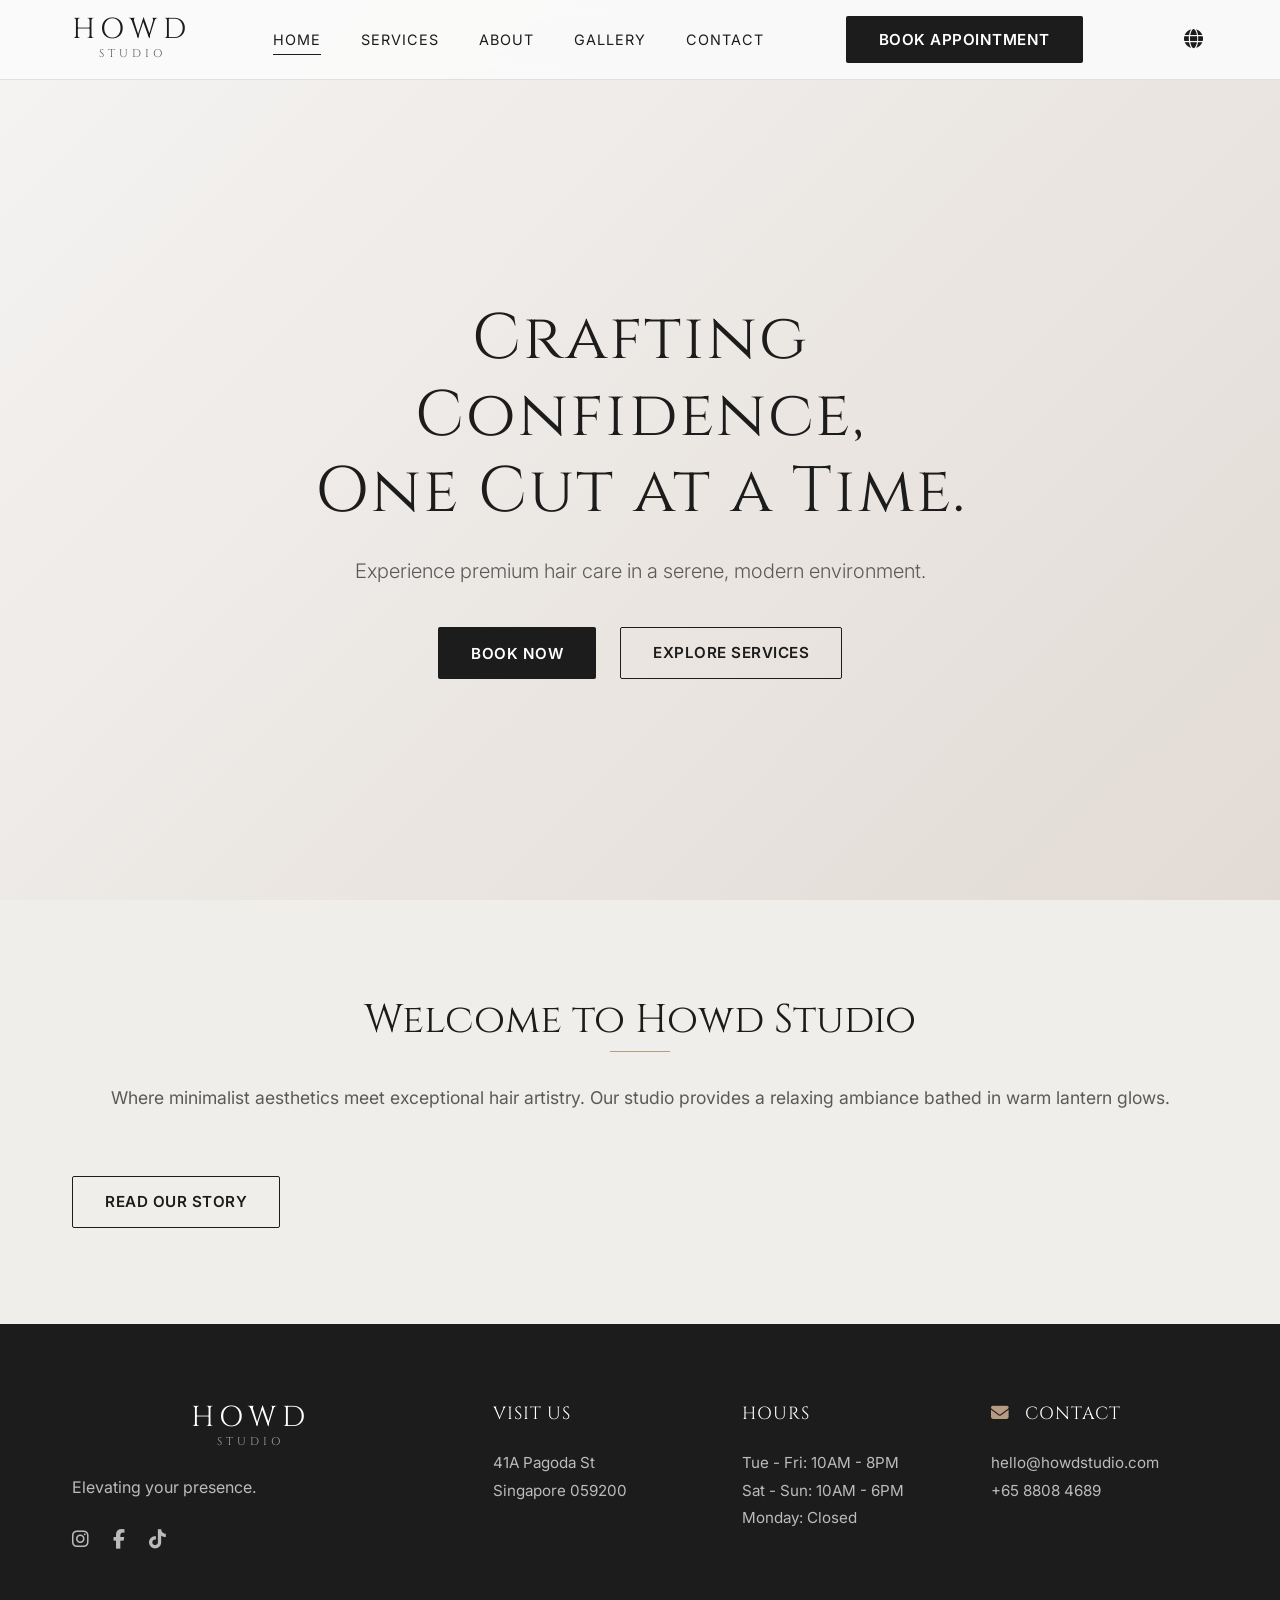
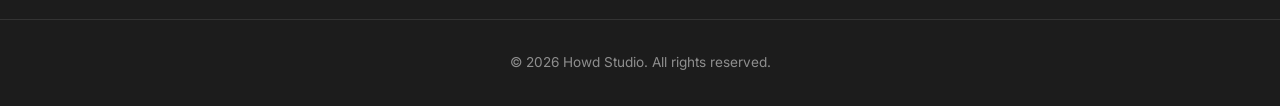
<file: index.html>
<!DOCTYPE html>
<html lang="en">
<head>
    <meta charset="UTF-8">
    <meta name="viewport" content="width=device-width, initial-scale=1.0">
    <meta name="description" content="Howd Studio - A premium, elegant hair salon. Book your appointment today.">
    <title>Howd Studio | Hair Salon</title>
    <!-- Google Fonts -->
    <link rel="preconnect" href="https://fonts.googleapis.com">
    <link rel="preconnect" href="https://fonts.gstatic.com" crossorigin>
    <link href="https://fonts.googleapis.com/css2?family=Cinzel:wght@400;600&family=Inter:wght@300;400;600&display=swap" rel="stylesheet">
    <!-- Font Awesome for icons -->
    <link rel="stylesheet" href="https://cdnjs.cloudflare.com/ajax/libs/font-awesome/6.4.0/css/all.min.css">
    <!-- Custom CSS -->
    <link rel="stylesheet" href="css/style.css">
    <style>
        .nav-links a[href="index.html"]::after {
            width: 100%;
        }
    </style>
</head>
<body>
    <header class="navbar">
        <div class="container nav-content">
            <a href="index.html" class="logo">
                <span class="logo-howd">HOWD</span>
                <span class="logo-studio">STUDIO</span>
            </a>
            <nav class="nav-links">
                <a href="index.html" data-i18n="nav.home">Home</a>
                <a href="services.html" data-i18n="nav.services">Services</a>
                <a href="about.html" data-i18n="nav.about">About</a>
                <a href="gallery.html" data-i18n="nav.gallery">Gallery</a>
                <a href="contact.html" data-i18n="nav.contact">Contact</a>
            </nav>
            <button class="btn btn-primary book-btn-nav" onclick="openBookingModal()" data-i18n="nav.book">Book Appointment</button>
            <div class="lang-dropdown" style="position: relative; margin-left: 15px;">
                <div id="langToggleBtn" style="cursor: pointer; font-size: 1.2rem; padding: 0.3rem;">
                    <i class="fas fa-globe"></i>
                </div>
                <div id="langMenu" style="display: none; position: absolute; right: 0; top: 100%; background: #ffffff; box-shadow: 0 4px 12px rgba(0,0,0,0.1); border-radius: 4px; padding: 0.5rem; z-index: 100; min-width: 100px; text-align: center;">
                    <div onclick="setLanguage('en')" style="padding: 0.5rem; cursor: pointer; border-bottom: 1px solid #eee; font-weight: 400; font-size: 0.95rem; color: #333;">English</div>
                    <div onclick="setLanguage('zh')" style="padding: 0.5rem; cursor: pointer; font-weight: 400; font-size: 0.95rem; color: #333;">中文</div>
                </div>
            </div>
            <div class="mobile-menu-toggle">
                <i class="fas fa-bars"></i>
            </div>
        </div>
    </header>

    <main>
        <!-- Home / Hero Section -->
        <section class="hero">
            <div class="hero-content">
                <h1 class="fade-in-up" data-i18n="hero.title">Crafting Confidence,<br>One Cut at a Time.</h1>
                <p class="fade-in-up delay-1" data-i18n="hero.subtitle">Experience premium hair care in a serene, modern environment.</p>
                <div class="hero-actions fade-in-up delay-2">
                    <button class="btn btn-primary" onclick="openBookingModal()" data-i18n="hero.book">Book Now</button>
                    <a href="services.html" class="btn btn-outline" data-i18n="hero.services">Explore Services</a>
                </div>
            </div>
        </section>

        <!-- Brief Intro Section -->
        <section class="about section bg-light text-center">
            <div class="container">
                <div class="section-header">
                    <h2 data-i18n="home.about.title">Welcome to Howd Studio</h2>
                    <p data-i18n="home.about.text">Where minimalist aesthetics meet exceptional hair artistry. Our studio provides a relaxing ambiance bathed in warm lantern glows.</p>
                </div>
                <a href="about.html" class="btn btn-outline" data-i18n="home.about.button">Read Our Story</a>
            </div>
        </section>

        <!-- Booking Modal -->
        <div id="bookingModal" class="modal">
            <div class="modal-content">
                <span class="close-btn" onclick="closeBookingModal()">&times;</span>
                <h2 data-i18n="modal.title">Book Your Appointment</h2>
                <form id="bookingForm" class="booking-form">
                    <div class="form-group">
                        <label for="service" data-i18n="modal.serviceLabel">Select Service</label>
                        <select id="service" required>
                            <option value="" data-i18n="modal.serviceChoose">-- Choose a Service --</option>
                            <option value="cut" data-i18n="modal.serviceCut">Cut & Style</option>
                            <option value="color" data-i18n="modal.serviceColor">Color</option>
                            <option value="treatment" data-i18n="modal.serviceTreatment">Treatment</option>
                        </select>
                    </div>
                    <div class="form-group">
                        <label for="date" data-i18n="modal.dateLabel">Select Date</label>
                        <input type="date" id="date" required>
                    </div>
                    <div class="form-group">
                        <label for="time" data-i18n="modal.timeLabel">Select Time</label>
                        <select id="time" required>
                            <option value="" data-i18n="modal.timeChoose">-- Choose a Time --</option>
                            <option value="10:00">10:00 AM</option>
                            <option value="11:30">11:30 AM</option>
                            <option value="13:00">1:00 PM</option>
                            <option value="14:30">2:30 PM</option>
                            <option value="16:00">4:00 PM</option>
                        </select>
                    </div>
                    <div class="form-group">
                        <label for="name" data-i18n="modal.nameLabel">Full Name</label>
                        <input type="text" id="name" placeholder="Your Name" data-i18n="modal.namePlaceholder" required>
                    </div>
                    <div class="form-group">
                        <label for="phone" data-i18n="modal.phoneLabel">Phone Number</label>
                        <input type="tel" id="phone" placeholder="Your Phone Number" data-i18n="modal.phonePlaceholder" required>
                    </div>
                    <button type="submit" class="btn btn-primary full-width" data-i18n="modal.confirmBtn">Confirm Booking</button>
                    <p id="bookingSuccessMessage" class="success-message" style="display:none; margin-top:15px; text-align:center; color: var(--success);"></p>
                </form>
            </div>
        </div>

    </main>

    <footer class="footer">
        <div class="container footer-content">
            <div class="footer-brand">
                <div class="logo">
                    <span class="logo-howd">HOWD</span>
                    <span class="logo-studio">STUDIO</span>
                </div>
                <p data-i18n="footer.slogan">Elevating your presence.</p>
                <div class="social-links">
                    <a href="#"><i class="fab fa-instagram"></i></a>
                    <a href="#"><i class="fab fa-facebook-f"></i></a>
                    <a href="#"><i class="fab fa-tiktok"></i></a>
                </div>
            </div>
            <div class="footer-info">
                <div class="info-block">
                    <h4 data-i18n="footer.visitUs">Visit Us</h4>
                    <p data-i18n="footer.addressText">41A Pagoda St<br>Singapore 059200</p>
                </div>
                <div class="info-block">
                    <h4 data-i18n="footer.hours">Hours</h4>
                    <p data-i18n="footer.hoursText">Tue - Fri: 10AM - 8PM<br>Sat - Sun: 10AM - 6PM<br>Monday: Closed</p>
                </div>
                <div class="info-block">
                    <h4><i class="fas fa-envelope" style="color:var(--accent); margin-right: 10px;"></i> <span data-i18n="footer.contact">Contact</span></h4>
                    <p>hello@howdstudio.com<br>+65 8808 4689</p>
                </div>
            </div>
        </div>
        <div class="footer-bottom">
            <p data-i18n="footer.rights">&copy; 2026 Howd Studio. All rights reserved.</p>
        </div>
    </footer>

    <!-- Custom JS -->
    <script src="js/main.js"></script>
    <script src="js/i18n.js"></script>
</body>
</html>
</file>
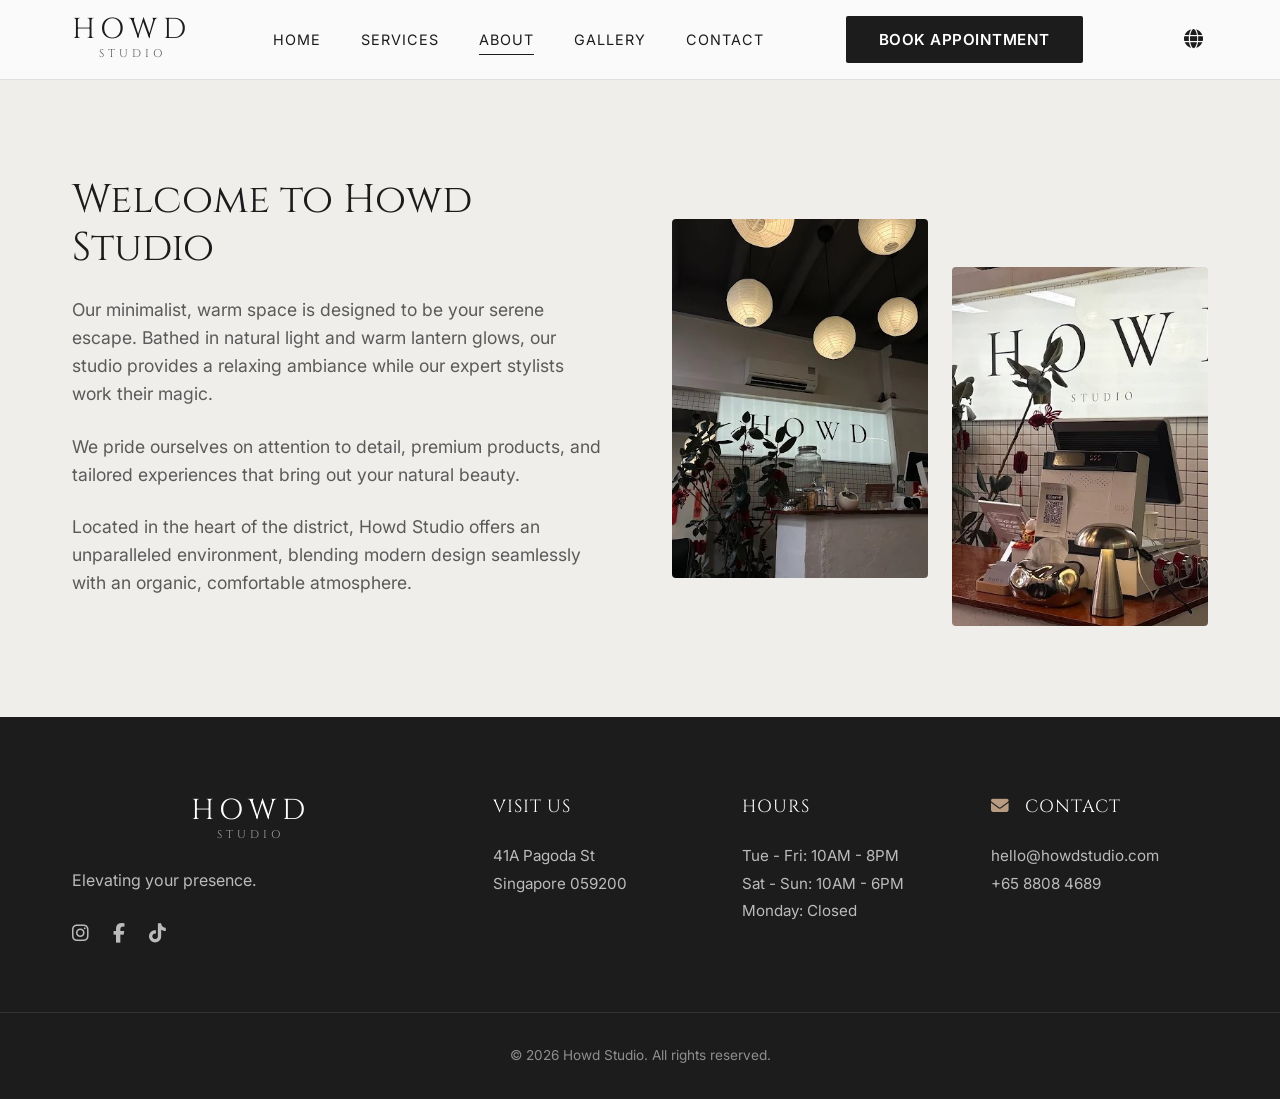
<file: about.html>
<!DOCTYPE html>
<html lang="en">

<head>
    <meta charset="UTF-8">
    <meta name="viewport" content="width=device-width, initial-scale=1.0">
    <title>About | Howd Studio</title>
    <!-- Google Fonts -->
    <link rel="preconnect" href="https://fonts.googleapis.com">
    <link rel="preconnect" href="https://fonts.gstatic.com" crossorigin>
    <link href="https://fonts.googleapis.com/css2?family=Cinzel:wght@400;600&family=Inter:wght@300;400;600&display=swap"
        rel="stylesheet">
    <!-- Font Awesome for icons -->
    <link rel="stylesheet" href="https://cdnjs.cloudflare.com/ajax/libs/font-awesome/6.4.0/css/all.min.css">
    <!-- Custom CSS -->
    <link rel="stylesheet" href="css/style.css">
    <style>
        .nav-links a[href="about.html"]::after {
            width: 100%;
        }

        main {
            padding-top: var(--nav-height);
        }
    </style>
</head>

<body>
    <header class="navbar">
        <div class="container nav-content">
            <a href="index.html" class="logo">
                <span class="logo-howd">HOWD</span>
                <span class="logo-studio">STUDIO</span>
            </a>
            <nav class="nav-links">
                <a href="index.html" data-i18n="nav.home">Home</a>
                <a href="services.html" data-i18n="nav.services">Services</a>
                <a href="about.html" data-i18n="nav.about">About</a>
                <a href="gallery.html" data-i18n="nav.gallery">Gallery</a>
                <a href="contact.html" data-i18n="nav.contact">Contact</a>
            </nav>
            <button class="btn btn-primary book-btn-nav" onclick="openBookingModal()" data-i18n="nav.book">Book
                Appointment</button>
            <div class="lang-dropdown" style="position: relative; margin-left: 15px;">
                <div id="langToggleBtn" style="cursor: pointer; font-size: 1.2rem; padding: 0.3rem;">
                    <i class="fas fa-globe"></i>
                </div>
                <div id="langMenu"
                    style="display: none; position: absolute; right: 0; top: 100%; background: #ffffff; box-shadow: 0 4px 12px rgba(0,0,0,0.1); border-radius: 4px; padding: 0.5rem; z-index: 100; min-width: 100px; text-align: center;">
                    <div onclick="setLanguage('en')"
                        style="padding: 0.5rem; cursor: pointer; border-bottom: 1px solid #eee; font-weight: 400; font-size: 0.95rem; color: #333;">
                        English</div>
                    <div onclick="setLanguage('zh')"
                        style="padding: 0.5rem; cursor: pointer; font-weight: 400; font-size: 0.95rem; color: #333;">中文
                    </div>
                </div>
            </div>
            <div class="mobile-menu-toggle">
                <i class="fas fa-bars"></i>
            </div>
        </div>
    </header>

    <main>
        <!-- About/Studio Section -->
        <section class="about section bg-light">
            <div class="container about-content">
                <div class="about-text">
                    <h2 data-i18n="about.title">Welcome to Howd Studio</h2>
                    <p data-i18n="about.p1">Our minimalist, warm space is designed to be your serene escape. Bathed in
                        natural light and warm lantern glows, our studio provides a relaxing ambiance while our expert
                        stylists work their magic.</p>
                    <p data-i18n="about.p2">We pride ourselves on attention to detail, premium products, and tailored
                        experiences that bring out your natural beauty.</p>
                    <p data-i18n="about.p3">Located in the heart of the district, Howd Studio offers an unparalleled
                        environment, blending modern design seamlessly with an organic, comfortable atmosphere.</p>
                </div>
                <div class="about-images">
                    <div class="image-wrapper">
                        <!-- Placeholder for studio image -->
                        <div class="img-placeholder" style="background-image: url('howd pic1.jpg');"></div>
                    </div>
                    <div class="image-wrapper offset-image">
                        <!-- Placeholder for counter/logo image -->
                        <div class="img-placeholder" style="background-image: url('howd pic2.jpg');"></div>
                    </div>
                </div>
            </div>
        </section>

        <!-- Booking Modal -->
        <div id="bookingModal" class="modal">
            <div class="modal-content">
                <span class="close-btn" onclick="closeBookingModal()">&times;</span>
                <h2 data-i18n="modal.title">Book Your Appointment</h2>
                <form id="bookingForm" class="booking-form">
                    <div class="form-group">
                        <label for="service" data-i18n="modal.serviceLabel">Select Service</label>
                        <select id="service" required>
                            <option value="" data-i18n="modal.serviceChoose">-- Choose a Service --</option>
                            <option value="cut" data-i18n="modal.serviceCut">Cut & Style</option>
                            <option value="color" data-i18n="modal.serviceColor">Color</option>
                            <option value="treatment" data-i18n="modal.serviceTreatment">Treatment</option>
                        </select>
                    </div>
                    <div class="form-group">
                        <label for="date" data-i18n="modal.dateLabel">Select Date</label>
                        <input type="date" id="date" required>
                    </div>
                    <div class="form-group">
                        <label for="time" data-i18n="modal.timeLabel">Select Time</label>
                        <select id="time" required>
                            <option value="" data-i18n="modal.timeChoose">-- Choose a Time --</option>
                            <option value="10:00">10:00 AM</option>
                            <option value="11:30">11:30 AM</option>
                            <option value="13:00">1:00 PM</option>
                            <option value="14:30">2:30 PM</option>
                            <option value="16:00">4:00 PM</option>
                        </select>
                    </div>
                    <div class="form-group">
                        <label for="name" data-i18n="modal.nameLabel">Full Name</label>
                        <input type="text" id="name" placeholder="Your Name" data-i18n="modal.namePlaceholder" required>
                    </div>
                    <div class="form-group">
                        <label for="phone" data-i18n="modal.phoneLabel">Phone Number</label>
                        <input type="tel" id="phone" placeholder="Your Phone Number" data-i18n="modal.phonePlaceholder"
                            required>
                    </div>
                    <button type="submit" class="btn btn-primary full-width" data-i18n="modal.confirmBtn">Confirm
                        Booking</button>
                    <p id="bookingSuccessMessage" class="success-message"
                        style="display:none; margin-top:15px; text-align:center; color: var(--success);"></p>
                </form>
            </div>
        </div>
    </main>

    <footer class="footer">
        <div class="container footer-content">
            <div class="footer-brand">
                <div class="logo">
                    <span class="logo-howd">HOWD</span>
                    <span class="logo-studio">STUDIO</span>
                </div>
                <p data-i18n="footer.slogan">Elevating your presence.</p>
                <div class="social-links">
                    <a href="#"><i class="fab fa-instagram"></i></a>
                    <a href="#"><i class="fab fa-facebook-f"></i></a>
                    <a href="#"><i class="fab fa-tiktok"></i></a>
                </div>
            </div>
            <div class="footer-info">
                <div class="info-block">
                    <h4 data-i18n="footer.visitUs">Visit Us</h4>
                    <p data-i18n="footer.addressText">41A Pagoda St<br>Singapore 059200</p>
                </div>
                <div class="info-block">
                    <h4 data-i18n="footer.hours">Hours</h4>
                    <p data-i18n="footer.hoursText">Tue - Fri: 10AM - 8PM<br>Sat - Sun: 10AM - 6PM<br>Monday: Closed</p>
                </div>
                <div class="info-block">
                    <h4><i class="fas fa-envelope" style="color:var(--accent); margin-right: 10px;"></i> <span data-i18n="footer.contact">Contact</span></h4>
                    <p>hello@howdstudio.com<br>+65 8808 4689</p>
                </div>
            </div>
        </div>
        <div class="footer-bottom">
            <p data-i18n="footer.rights">&copy; 2026 Howd Studio. All rights reserved.</p>
        </div>
    </footer>

    <!-- Custom JS -->
    <script src="js/main.js"></script>
    <script src="js/i18n.js"></script>
</body>

</html>
</file>
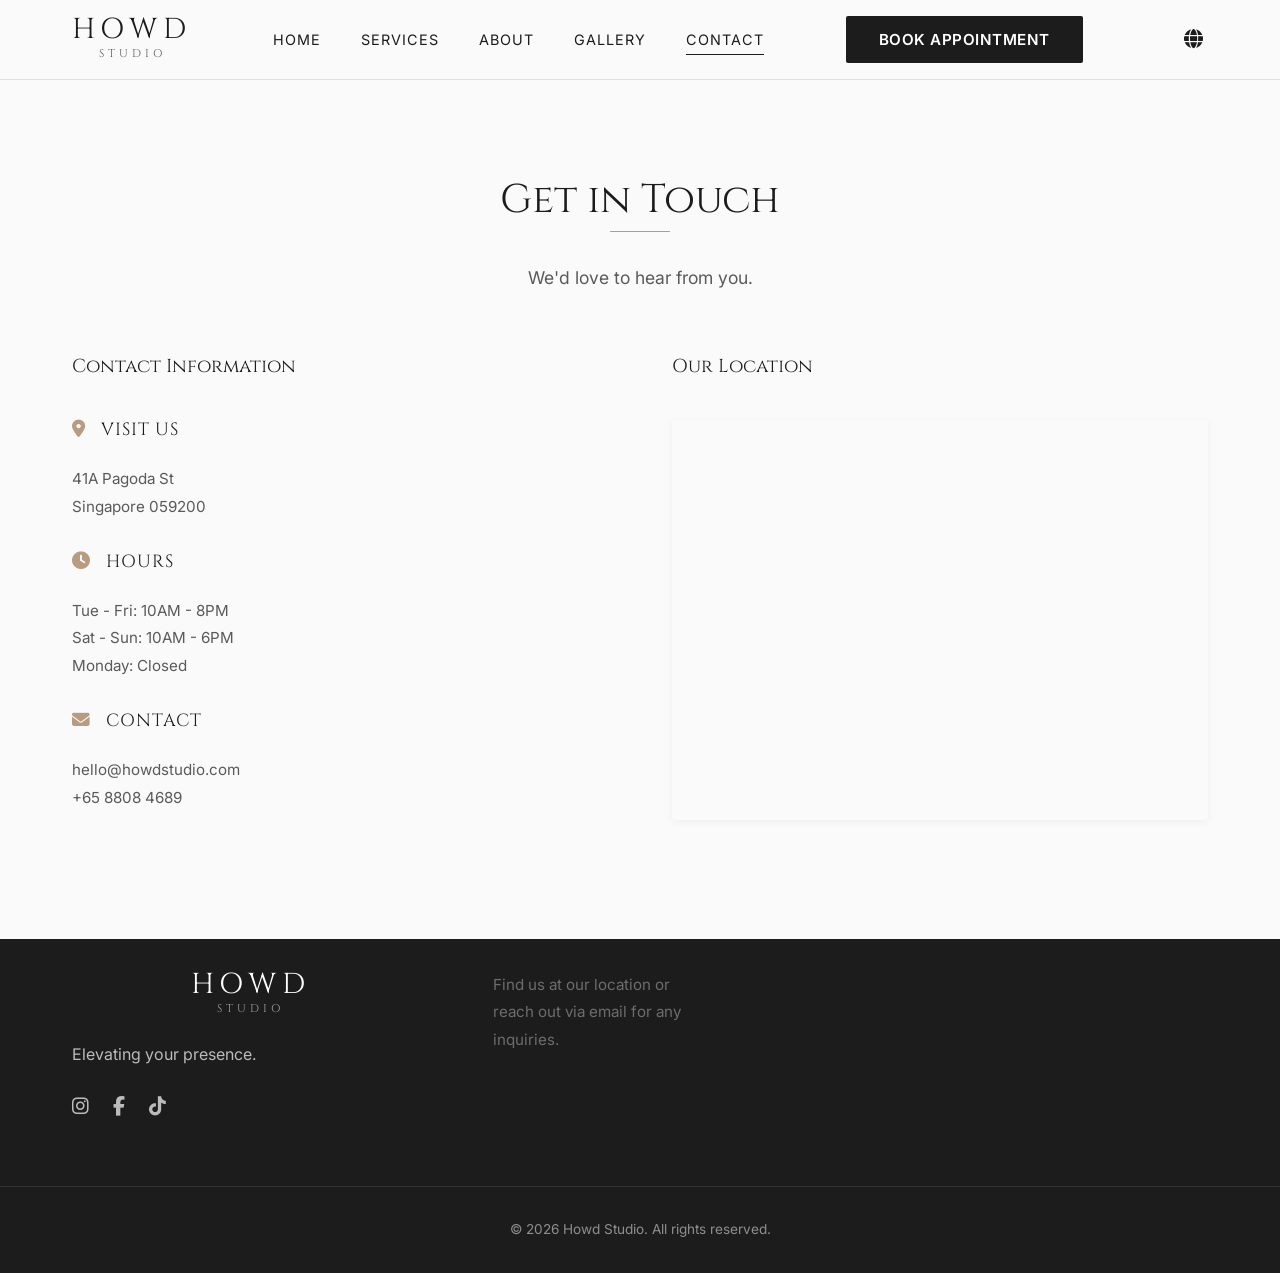
<file: contact.html>
<!DOCTYPE html>
<html lang="en">
<head>
    <meta charset="UTF-8">
    <meta name="viewport" content="width=device-width, initial-scale=1.0">
    <title>Contact | Howd Studio</title>
    <!-- Google Fonts -->
    <link rel="preconnect" href="https://fonts.googleapis.com">
    <link rel="preconnect" href="https://fonts.gstatic.com" crossorigin>
    <link href="https://fonts.googleapis.com/css2?family=Cinzel:wght@400;600&family=Inter:wght@300;400;600&display=swap" rel="stylesheet">
    <!-- Font Awesome for icons -->
    <link rel="stylesheet" href="https://cdnjs.cloudflare.com/ajax/libs/font-awesome/6.4.0/css/all.min.css">
    <!-- Custom CSS -->
    <link rel="stylesheet" href="css/style.css">
    <style>
        .nav-links a[href="contact.html"]::after {
            width: 100%;
        }
        main { padding-top: var(--nav-height); }
        .contact-content {
            display: grid;
            grid-template-columns: 1fr 1fr;
            gap: 4rem;
        }
        .contact-info .info-block {
            margin-bottom: 2rem;
            color: var(--text-main);
        }
        .contact-info p {
            color: var(--text-muted);
        }
        .contact-form textarea {
            width: 100%;
            padding: 0.8rem 1rem;
            border: 1px solid var(--border);
            border-radius: 2px;
            font-family: var(--font-body);
            font-size: 1rem;
            min-height: 150px;
            resize: vertical;
        }
        .contact-form textarea:focus {
            outline: none;
            border-color: var(--accent);
        }
        /* Override footer margins for contact page since contact is above it */
        .footer { padding-top: 2rem; }
    </style>
</head>
<body>
    <header class="navbar">
        <div class="container nav-content">
            <a href="index.html" class="logo">
                <span class="logo-howd">HOWD</span>
                <span class="logo-studio">STUDIO</span>
            </a>
            <nav class="nav-links">
                <a href="index.html" data-i18n="nav.home">Home</a>
                <a href="services.html" data-i18n="nav.services">Services</a>
                <a href="about.html" data-i18n="nav.about">About</a>
                <a href="gallery.html" data-i18n="nav.gallery">Gallery</a>
                <a href="contact.html" data-i18n="nav.contact">Contact</a>
            </nav>
            <button class="btn btn-primary book-btn-nav" onclick="openBookingModal()" data-i18n="nav.book">Book Appointment</button>
            <div class="lang-dropdown" style="position: relative; margin-left: 15px;">
                <div id="langToggleBtn" style="cursor: pointer; font-size: 1.2rem; padding: 0.3rem;">
                    <i class="fas fa-globe"></i>
                </div>
                <div id="langMenu" style="display: none; position: absolute; right: 0; top: 100%; background: #ffffff; box-shadow: 0 4px 12px rgba(0,0,0,0.1); border-radius: 4px; padding: 0.5rem; z-index: 100; min-width: 100px; text-align: center;">
                    <div onclick="setLanguage('en')" style="padding: 0.5rem; cursor: pointer; border-bottom: 1px solid #eee; font-weight: 400; font-size: 0.95rem; color: #333;">English</div>
                    <div onclick="setLanguage('zh')" style="padding: 0.5rem; cursor: pointer; font-weight: 400; font-size: 0.95rem; color: #333;">中文</div>
                </div>
            </div>
            <div class="mobile-menu-toggle">
                <i class="fas fa-bars"></i>
            </div>
        </div>
    </header>

    <main>
        <section class="section">
            <div class="container">
                <div class="section-header">
                    <h2 data-i18n="contact.title">Get in Touch</h2>
                    <p data-i18n="contact.subtitle">We'd love to hear from you.</p>
                </div>
                
                <div class="contact-content">
                    <div class="contact-info">
                        <h3 data-i18n="contact.infoTitle">Contact Information</h3>
                        <br>
                        <div class="info-block">
                            <h4><i class="fas fa-map-marker-alt" style="color:var(--accent); margin-right: 10px;"></i> <span data-i18n="footer.visitUs">Visit Us</span></h4>
                            <p data-i18n="contact.addressText">41A Pagoda St<br>Singapore 059200</p>
                        </div>
                        <div class="info-block">
                            <h4><i class="fas fa-clock" style="color:var(--accent); margin-right: 10px;"></i> <span data-i18n="footer.hours">Hours</span></h4>
                            <p data-i18n="footer.hoursText">Tue - Fri: 10AM - 8PM<br>Sat - Sun: 10AM - 6PM<br>Monday: Closed</p>
                        </div>
                        <div class="info-block">
                            <h4><i class="fas fa-envelope" style="color:var(--accent); margin-right: 10px;"></i> <span data-i18n="footer.contact">Contact</span></h4>
                            <p>hello@howdstudio.com<br>+65 8808 4689</p>
                        </div>
                    </div>
                    
                    <div class="contact-map">
                        <h3 data-i18n="contact.locationTitle">Our Location</h3>
                        <br>
                        <!-- Google Maps Embed link for HOWD Studio -->
                        <iframe 
                            src="https://maps.google.com/maps?q=HOWD+Studio,+1.2830649,103.8446306&t=&z=16&ie=UTF8&iwloc=&output=embed" 
                            width="100%" 
                            height="400" 
                            style="border:0; border-radius: 4px; box-shadow: var(--shadow-sm);" 
                            allowfullscreen="" 
                            loading="lazy" 
                            referrerpolicy="no-referrer-when-downgrade">
                        </iframe>
                    </div>
                </div>
            </div>
        </section>

        <!-- Booking Modal -->
        <div id="bookingModal" class="modal">
            <div class="modal-content">
                <span class="close-btn" onclick="closeBookingModal()">&times;</span>
                <h2 data-i18n="modal.title">Book Your Appointment</h2>
                <form id="bookingForm" class="booking-form">
                    <div class="form-group">
                        <label for="service" data-i18n="modal.serviceLabel">Select Service</label>
                        <select id="service" required>
                            <option value="" data-i18n="modal.serviceChoose">-- Choose a Service --</option>
                            <option value="cut" data-i18n="modal.serviceCut">Cut & Style</option>
                            <option value="color" data-i18n="modal.serviceColor">Color</option>
                            <option value="treatment" data-i18n="modal.serviceTreatment">Treatment</option>
                        </select>
                    </div>
                    <div class="form-group">
                        <label for="date" data-i18n="modal.dateLabel">Select Date</label>
                        <input type="date" id="date" required>
                    </div>
                    <div class="form-group">
                        <label for="time" data-i18n="modal.timeLabel">Select Time</label>
                        <select id="time" required>
                            <option value="" data-i18n="modal.timeChoose">-- Choose a Time --</option>
                            <option value="10:00">10:00 AM</option>
                            <option value="11:30">11:30 AM</option>
                            <option value="13:00">1:00 PM</option>
                            <option value="14:30">2:30 PM</option>
                            <option value="16:00">4:00 PM</option>
                        </select>
                    </div>
                    <div class="form-group">
                        <label for="name" data-i18n="modal.nameLabel">Full Name</label>
                        <input type="text" id="name" placeholder="Your Name" data-i18n="modal.namePlaceholder" required>
                    </div>
                    <div class="form-group">
                        <label for="phone" data-i18n="modal.phoneLabel">Phone Number</label>
                        <input type="tel" id="phone" placeholder="Your Phone Number" data-i18n="modal.phonePlaceholder" required>
                    </div>
                    <button type="submit" class="btn btn-primary full-width" data-i18n="modal.confirmBtn">Confirm Booking</button>
                    <p id="bookingSuccessMessage" class="success-message" style="display:none; margin-top:15px; text-align:center; color: var(--success);"></p>
                </form>
            </div>
        </div>
    </main>

    <footer class="footer">
        <div class="container footer-content">
            <div class="footer-brand">
                <div class="logo">
                    <span class="logo-howd">HOWD</span>
                    <span class="logo-studio">STUDIO</span>
                </div>
                <p data-i18n="footer.slogan">Elevating your presence.</p>
                <div class="social-links">
                    <a href="#"><i class="fab fa-instagram"></i></a>
                    <a href="#"><i class="fab fa-facebook-f"></i></a>
                    <a href="#"><i class="fab fa-tiktok"></i></a>
                </div>
            </div>
            <div class="footer-info">
                <!-- Keep just social in footer for contact page or keep duplicate for consistency. Let's keep duplicate for exact structural match -->
                <div class="info-block">
                    <!-- Removing text to declutter since it's right above, but keeping structure -->
                    <p style="opacity: 0.5;" data-i18n="contact.findUs">Find us at our location or reach out via email for any inquiries.</p>
                </div>
            </div>
        </div>
        <div class="footer-bottom">
            <p data-i18n="footer.rights">&copy; 2026 Howd Studio. All rights reserved.</p>
        </div>
    </footer>

    <!-- Custom JS -->
    <script src="js/main.js"></script>
    <script src="js/i18n.js"></script>
</body>
</html>
</file>
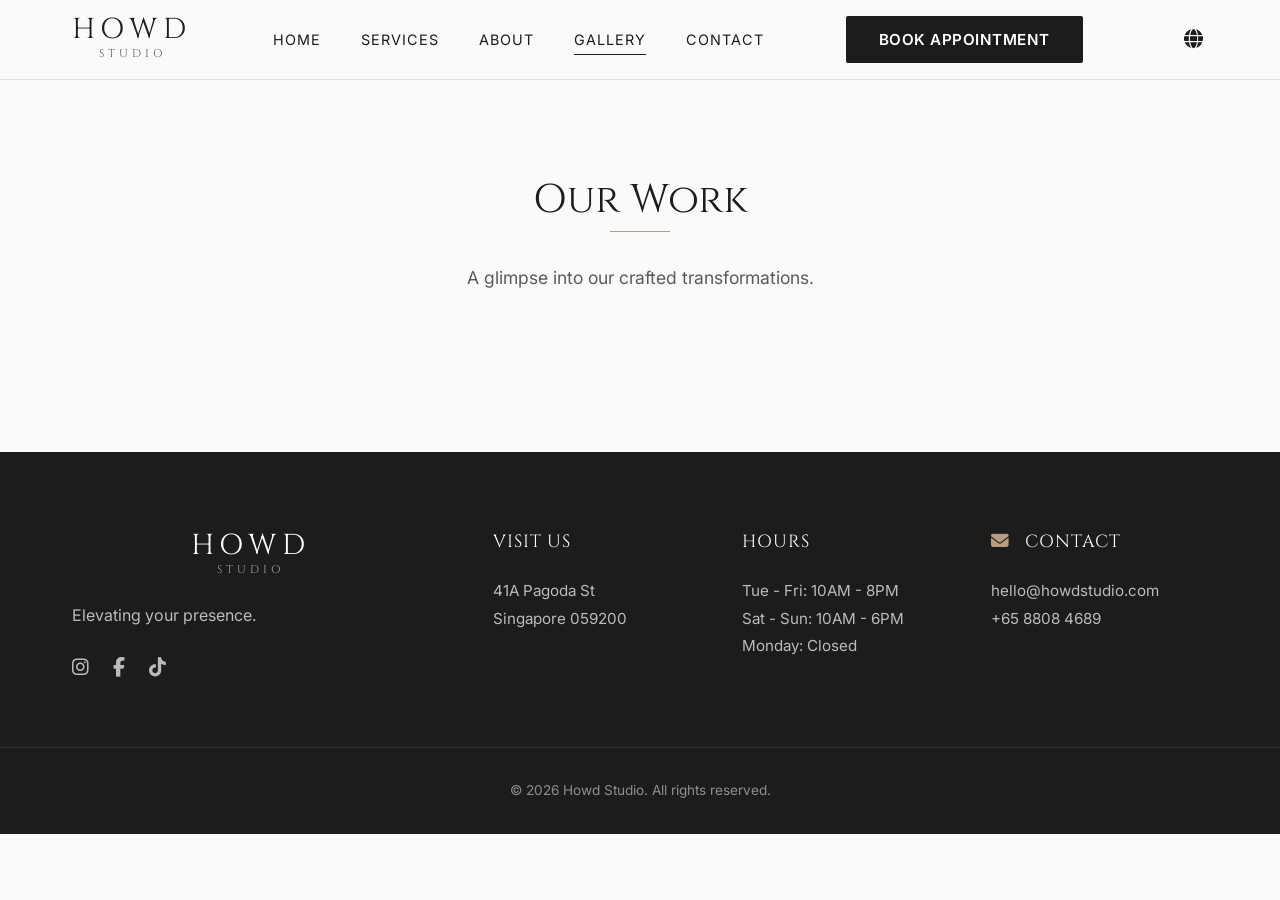
<file: gallery.html>
<!DOCTYPE html>
<html lang="en">
<head>
    <meta charset="UTF-8">
    <meta name="viewport" content="width=device-width, initial-scale=1.0">
    <title>Gallery | Howd Studio</title>
    <!-- Google Fonts -->
    <link rel="preconnect" href="https://fonts.googleapis.com">
    <link rel="preconnect" href="https://fonts.gstatic.com" crossorigin>
    <link href="https://fonts.googleapis.com/css2?family=Cinzel:wght@400;600&family=Inter:wght@300;400;600&display=swap" rel="stylesheet">
    <!-- Font Awesome for icons -->
    <link rel="stylesheet" href="https://cdnjs.cloudflare.com/ajax/libs/font-awesome/6.4.0/css/all.min.css">
    <!-- Custom CSS -->
    <link rel="stylesheet" href="css/style.css">
    <style>
        .nav-links a[href="gallery.html"]::after {
            width: 100%;
        }
        main { padding-top: var(--nav-height); }
        .gallery-grid {
            display: grid;
            grid-template-columns: repeat(auto-fill, minmax(300px, 1fr));
            gap: 1.5rem;
            margin-top: 3rem;
        }
        .gallery-item {
            width: 100%;
            padding-bottom: 100%; /* square aspect ratio */
            background-color: var(--border);
            border-radius: 4px;
            background-size: cover;
            background-position: center;
        }
    </style>
</head>
<body>
    <header class="navbar">
        <div class="container nav-content">
            <a href="index.html" class="logo">
                <span class="logo-howd">HOWD</span>
                <span class="logo-studio">STUDIO</span>
            </a>
            <nav class="nav-links">
                <a href="index.html" data-i18n="nav.home">Home</a>
                <a href="services.html" data-i18n="nav.services">Services</a>
                <a href="about.html" data-i18n="nav.about">About</a>
                <a href="gallery.html" data-i18n="nav.gallery">Gallery</a>
                <a href="contact.html" data-i18n="nav.contact">Contact</a>
            </nav>
            <button class="btn btn-primary book-btn-nav" onclick="openBookingModal()" data-i18n="nav.book">Book Appointment</button>
            <div class="lang-dropdown" style="position: relative; margin-left: 15px;">
                <div id="langToggleBtn" style="cursor: pointer; font-size: 1.2rem; padding: 0.3rem;">
                    <i class="fas fa-globe"></i>
                </div>
                <div id="langMenu" style="display: none; position: absolute; right: 0; top: 100%; background: #ffffff; box-shadow: 0 4px 12px rgba(0,0,0,0.1); border-radius: 4px; padding: 0.5rem; z-index: 100; min-width: 100px; text-align: center;">
                    <div onclick="setLanguage('en')" style="padding: 0.5rem; cursor: pointer; border-bottom: 1px solid #eee; font-weight: 400; font-size: 0.95rem; color: #333;">English</div>
                    <div onclick="setLanguage('zh')" style="padding: 0.5rem; cursor: pointer; font-weight: 400; font-size: 0.95rem; color: #333;">中文</div>
                </div>
            </div>
            <div class="mobile-menu-toggle">
                <i class="fas fa-bars"></i>
            </div>
        </div>
    </header>

    <main>
        <section class="section">
            <div class="container">
                <div class="section-header">
                    <h2 data-i18n="gallery.title">Our Work</h2>
                    <p data-i18n="gallery.subtitle">A glimpse into our crafted transformations.</p>
                </div>
                <!-- Elfsight Instagram Feed | Untitled Instagram Feed -->
                <script src="https://elfsightcdn.com/platform.js" async></script>
                <div class="elfsight-app-ed5d4730-adbb-4b43-918b-118f053f31aa" data-elfsight-app-lazy></div>
            </div>
        </section>

        <!-- Booking Modal -->
        <div id="bookingModal" class="modal">
            <div class="modal-content">
                <span class="close-btn" onclick="closeBookingModal()">&times;</span>
                <h2 data-i18n="modal.title">Book Your Appointment</h2>
                <form id="bookingForm" class="booking-form">
                    <div class="form-group">
                        <label for="service" data-i18n="modal.serviceLabel">Select Service</label>
                        <select id="service" required>
                            <option value="" data-i18n="modal.serviceChoose">-- Choose a Service --</option>
                            <option value="cut" data-i18n="modal.serviceCut">Cut & Style</option>
                            <option value="color" data-i18n="modal.serviceColor">Color</option>
                            <option value="treatment" data-i18n="modal.serviceTreatment">Treatment</option>
                        </select>
                    </div>
                    <div class="form-group">
                        <label for="date" data-i18n="modal.dateLabel">Select Date</label>
                        <input type="date" id="date" required>
                    </div>
                    <div class="form-group">
                        <label for="time" data-i18n="modal.timeLabel">Select Time</label>
                        <select id="time" required>
                            <option value="" data-i18n="modal.timeChoose">-- Choose a Time --</option>
                            <option value="10:00">10:00 AM</option>
                            <option value="11:30">11:30 AM</option>
                            <option value="13:00">1:00 PM</option>
                            <option value="14:30">2:30 PM</option>
                            <option value="16:00">4:00 PM</option>
                        </select>
                    </div>
                    <div class="form-group">
                        <label for="name" data-i18n="modal.nameLabel">Full Name</label>
                        <input type="text" id="name" placeholder="Your Name" data-i18n="modal.namePlaceholder" required>
                    </div>
                    <div class="form-group">
                        <label for="phone" data-i18n="modal.phoneLabel">Phone Number</label>
                        <input type="tel" id="phone" placeholder="Your Phone Number" data-i18n="modal.phonePlaceholder" required>
                    </div>
                    <button type="submit" class="btn btn-primary full-width" data-i18n="modal.confirmBtn">Confirm Booking</button>
                    <p id="bookingSuccessMessage" class="success-message" style="display:none; margin-top:15px; text-align:center; color: var(--success);"></p>
                </form>
            </div>
        </div>
    </main>

    <footer class="footer">
        <div class="container footer-content">
            <div class="footer-brand">
                <div class="logo">
                    <span class="logo-howd">HOWD</span>
                    <span class="logo-studio">STUDIO</span>
                </div>
                <p data-i18n="footer.slogan">Elevating your presence.</p>
                <div class="social-links">
                    <a href="#"><i class="fab fa-instagram"></i></a>
                    <a href="#"><i class="fab fa-facebook-f"></i></a>
                    <a href="#"><i class="fab fa-tiktok"></i></a>
                </div>
            </div>
            <div class="footer-info">
                <div class="info-block">
                    <h4 data-i18n="footer.visitUs">Visit Us</h4>
                    <p data-i18n="footer.addressText">41A Pagoda St<br>Singapore 059200</p>
                </div>
                <div class="info-block">
                    <h4 data-i18n="footer.hours">Hours</h4>
                    <p data-i18n="footer.hoursText">Tue - Fri: 10AM - 8PM<br>Sat - Sun: 10AM - 6PM<br>Monday: Closed</p>
                </div>
                <div class="info-block">
                    <h4><i class="fas fa-envelope" style="color:var(--accent); margin-right: 10px;"></i> <span data-i18n="footer.contact">Contact</span></h4>
                    <p>hello@howdstudio.com<br>+65 8808 4689</p>
                </div>
            </div>
        </div>
        <div class="footer-bottom">
            <p data-i18n="footer.rights">&copy; 2026 Howd Studio. All rights reserved.</p>
        </div>
    </footer>

    <!-- Custom JS -->
    <script src="js/main.js"></script>
    <script src="js/i18n.js"></script>
</body>
</html>
</file>
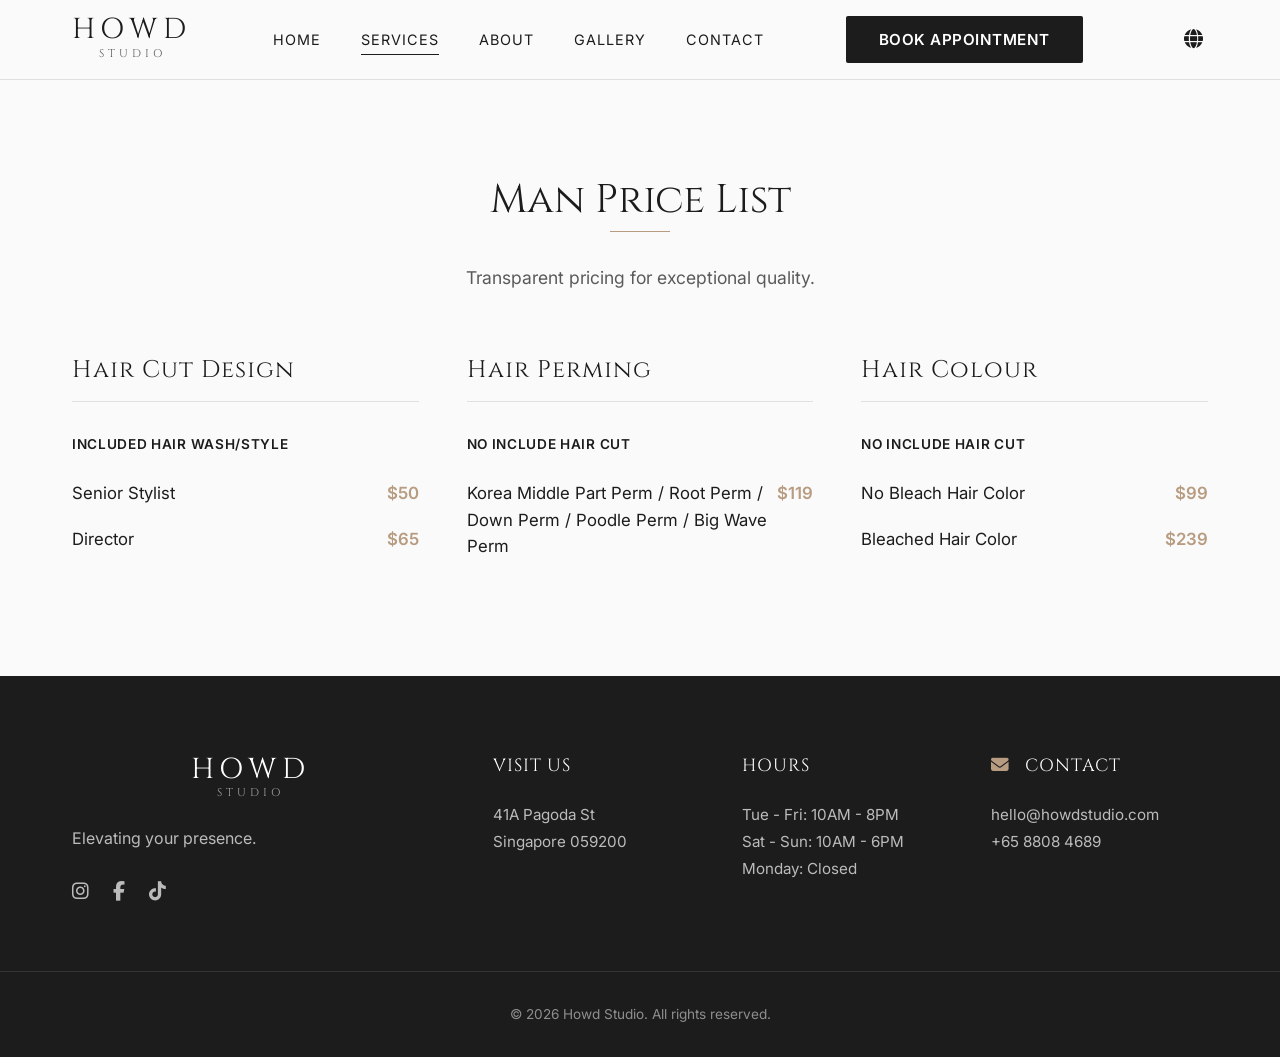
<file: services.html>
<!DOCTYPE html>
<html lang="en">

<head>
    <meta charset="UTF-8">
    <meta name="viewport" content="width=device-width, initial-scale=1.0">
    <title>Services | Howd Studio</title>
    <!-- Google Fonts -->
    <link rel="preconnect" href="https://fonts.googleapis.com">
    <link rel="preconnect" href="https://fonts.gstatic.com" crossorigin>
    <link href="https://fonts.googleapis.com/css2?family=Cinzel:wght@400;600&family=Inter:wght@300;400;600&display=swap"
        rel="stylesheet">
    <!-- Font Awesome for icons -->
    <link rel="stylesheet" href="https://cdnjs.cloudflare.com/ajax/libs/font-awesome/6.4.0/css/all.min.css">
    <!-- Custom CSS -->
    <link rel="stylesheet" href="css/style.css">
    <style>
        .nav-links a[href="services.html"]::after {
            width: 100%;
        }

        main {
            padding-top: var(--nav-height);
        }
    </style>
</head>

<body>
    <header class="navbar">
        <div class="container nav-content">
            <a href="index.html" class="logo">
                <span class="logo-howd">HOWD</span>
                <span class="logo-studio">STUDIO</span>
            </a>
            <nav class="nav-links">
                <a href="index.html" data-i18n="nav.home">Home</a>
                <a href="services.html" data-i18n="nav.services">Services</a>
                <a href="about.html" data-i18n="nav.about">About</a>
                <a href="gallery.html" data-i18n="nav.gallery">Gallery</a>
                <a href="contact.html" data-i18n="nav.contact">Contact</a>
            </nav>
            <button class="btn btn-primary book-btn-nav" onclick="openBookingModal()" data-i18n="nav.book">Book
                Appointment</button>
            <div class="lang-dropdown" style="position: relative; margin-left: 15px;">
                <div id="langToggleBtn" style="cursor: pointer; font-size: 1.2rem; padding: 0.3rem;">
                    <i class="fas fa-globe"></i>
                </div>
                <div id="langMenu"
                    style="display: none; position: absolute; right: 0; top: 100%; background: #ffffff; box-shadow: 0 4px 12px rgba(0,0,0,0.1); border-radius: 4px; padding: 0.5rem; z-index: 100; min-width: 100px; text-align: center;">
                    <div onclick="setLanguage('en')"
                        style="padding: 0.5rem; cursor: pointer; border-bottom: 1px solid #eee; font-weight: 400; font-size: 0.95rem; color: #333;">
                        English</div>
                    <div onclick="setLanguage('zh')"
                        style="padding: 0.5rem; cursor: pointer; font-weight: 400; font-size: 0.95rem; color: #333;">中文
                    </div>
                </div>
            </div>
            <div class="mobile-menu-toggle">
                <i class="fas fa-bars"></i>
            </div>
        </div>
    </header>

    <main>
        <!-- Services Section -->
        <section class="services section">
            <div class="container">
                <div class="section-header">
                    <h2 data-i18n="services.title">Our Services</h2>
                    <p data-i18n="services.subtitle">Transparent pricing for exceptional quality.</p>
                </div>
                <div class="services-grid">
                    <div class="service-category">
                        <h3 data-i18n="services.cat.cut">Hair Cut Design</h3>
                        <div style="font-size: 0.85rem; margin-bottom: 1.5rem; color: var(--text-light); text-transform: uppercase; letter-spacing: 0.05em; font-weight: 600;"
                            data-i18n="services.cut.note">Included Hair Wash/Style</div>
                        <div class="service-item">
                            <span class="service-name" data-i18n="services.cut.1">Senior Stylist</span>
                            <span class="service-price" data-i18n="services.cut.1p">$50</span>
                        </div>
                        <div class="service-item">
                            <span class="service-name" data-i18n="services.cut.2">Director</span>
                            <span class="service-price" data-i18n="services.cut.2p">$65</span>
                        </div>
                    </div>

                    <div class="service-category">
                        <h3 data-i18n="services.cat.perm">Hair Perming</h3>
                        <div style="font-size: 0.85rem; margin-bottom: 1.5rem; color: var(--text-light); text-transform: uppercase; letter-spacing: 0.05em; font-weight: 600;"
                            data-i18n="services.perm.note">Hair Cut Not Included</div>
                        <div class="service-item">
                            <span class="service-name" data-i18n="services.perm.1">Korea Middle Part Perm / Root Perm /
                                Down Perm / Poodle Perm / Big Wave Perm</span>
                            <span class="service-price" data-i18n="services.perm.1p">$119</span>
                        </div>
                    </div>

                    <div class="service-category">
                        <h3 data-i18n="services.cat.color">Hair Colour</h3>
                        <div style="font-size: 0.85rem; margin-bottom: 1.5rem; color: var(--text-light); text-transform: uppercase; letter-spacing: 0.05em; font-weight: 600;"
                            data-i18n="services.color.note">Hair Cut Not Included</div>
                        <div class="service-item">
                            <span class="service-name" data-i18n="services.color.1">No Bleach Hair Color</span>
                            <span class="service-price" data-i18n="services.color.1p">$99</span>
                        </div>
                        <div class="service-item">
                            <span class="service-name" data-i18n="services.color.2">Bleached Hair Color</span>
                            <span class="service-price" data-i18n="services.color.2p">$239</span>
                        </div>
                    </div>
                </div>
            </div>
        </section>

        <!-- Booking Modal -->
        <div id="bookingModal" class="modal">
            <div class="modal-content">
                <span class="close-btn" onclick="closeBookingModal()">&times;</span>
                <h2 data-i18n="modal.title">Book Your Appointment</h2>
                <form id="bookingForm" class="booking-form">
                    <div class="form-group">
                        <label for="service" data-i18n="modal.serviceLabel">Select Service</label>
                        <select id="service" required>
                            <option value="" data-i18n="modal.serviceChoose">-- Choose a Service --</option>
                            <option value="cut" data-i18n="modal.serviceCut">Cut & Style</option>
                            <option value="color" data-i18n="modal.serviceColor">Color</option>
                            <option value="treatment" data-i18n="modal.serviceTreatment">Treatment</option>
                        </select>
                    </div>
                    <div class="form-group">
                        <label for="date" data-i18n="modal.dateLabel">Select Date</label>
                        <input type="date" id="date" required>
                    </div>
                    <div class="form-group">
                        <label for="time" data-i18n="modal.timeLabel">Select Time</label>
                        <select id="time" required>
                            <option value="" data-i18n="modal.timeChoose">-- Choose a Time --</option>
                            <option value="10:00">10:00 AM</option>
                            <option value="11:30">11:30 AM</option>
                            <option value="13:00">1:00 PM</option>
                            <option value="14:30">2:30 PM</option>
                            <option value="16:00">4:00 PM</option>
                        </select>
                    </div>
                    <div class="form-group">
                        <label for="name" data-i18n="modal.nameLabel">Full Name</label>
                        <input type="text" id="name" placeholder="Your Name" data-i18n="modal.namePlaceholder" required>
                    </div>
                    <div class="form-group">
                        <label for="phone" data-i18n="modal.phoneLabel">Phone Number</label>
                        <input type="tel" id="phone" placeholder="Your Phone Number" data-i18n="modal.phonePlaceholder"
                            required>
                    </div>
                    <button type="submit" class="btn btn-primary full-width" data-i18n="modal.confirmBtn">Confirm
                        Booking</button>
                    <p id="bookingSuccessMessage" class="success-message"
                        style="display:none; margin-top:15px; text-align:center; color: var(--success);"></p>
                </form>
            </div>
        </div>
    </main>

    <footer class="footer">
        <div class="container footer-content">
            <div class="footer-brand">
                <div class="logo">
                    <span class="logo-howd">HOWD</span>
                    <span class="logo-studio">STUDIO</span>
                </div>
                <p data-i18n="footer.slogan">Elevating your presence.</p>
                <div class="social-links">
                    <a href="#"><i class="fab fa-instagram"></i></a>
                    <a href="#"><i class="fab fa-facebook-f"></i></a>
                    <a href="#"><i class="fab fa-tiktok"></i></a>
                </div>
            </div>
            <div class="footer-info">
                <div class="info-block">
                    <h4 data-i18n="footer.visitUs">Visit Us</h4>
                    <p data-i18n="footer.addressText">41A Pagoda St<br>Singapore 059200</p>
                </div>
                <div class="info-block">
                    <h4 data-i18n="footer.hours">Hours</h4>
                    <p data-i18n="footer.hoursText">Tue - Fri: 10AM - 8PM<br>Sat - Sun: 10AM - 6PM<br>Monday: Closed</p>
                </div>
                <div class="info-block">
                    <h4><i class="fas fa-envelope" style="color:var(--accent); margin-right: 10px;"></i> <span data-i18n="footer.contact">Contact</span></h4>
                    <p>hello@howdstudio.com<br>+65 8808 4689</p>
                </div>
            </div>
        </div>
        <div class="footer-bottom">
            <p data-i18n="footer.rights">&copy; 2026 Howd Studio. All rights reserved.</p>
        </div>
    </footer>

    <!-- Custom JS -->
    <script src="js/main.js"></script>
    <script src="js/i18n.js"></script>
</body>

</html>
</file>
<file: css/style.css>
/* Custom Properties / Variables */
:root {
    /* Colors based on vibe: clean whites, charcoals, warm hints */
    --bg-main: #FAFAFA; /* Off-white / very light grey for warmth */
    --bg-light: #F0EEEB; /* Warmer light grey */
    --text-main: #1C1C1C; /* Charcoal black */
    --text-muted: #5A5A5A; /* Dark Grey */
    --accent: #B89C81; /* Warm champagne/wood tone */
    --accent-hover: #9E8267;
    --white: #FFFFFF;
    --black: #000000;
    --border: #E0E0E0;
    --success: #28a745;
    
    /* Typography */
    --font-heading: 'Cinzel', serif;
    --font-body: 'Inter', sans-serif;
    
    /* Layout */
    --container-max: 1200px;
    --container-padding: 2rem;
    --nav-height: 80px;
    
    /* Shadows & Transitions */
    --shadow-sm: 0 2px 8px rgba(0,0,0,0.05);
    --shadow-md: 0 8px 24px rgba(0,0,0,0.08);
    --shadow-lg: 0 16px 40px rgba(0,0,0,0.12);
    --transition: all 0.3s cubic-bezier(0.25, 0.8, 0.25, 1);
}

/* Reset & Base Styles */
* {
    margin: 0;
    padding: 0;
    box-sizing: border-box;
}

html {
    scroll-behavior: smooth;
}

body {
    font-family: var(--font-body);
    background-color: var(--bg-main);
    color: var(--text-main);
    line-height: 1.6;
    overflow-x: hidden;
}

h1, h2, h3, h4, h5, h6 {
    font-family: var(--font-heading);
    font-weight: 400;
    line-height: 1.2;
    margin-bottom: 1rem;
}

a {
    color: inherit;
    text-decoration: none;
    transition: var(--transition);
}

ul {
    list-style: none;
}

img {
    max-width: 100%;
    height: auto;
    display: block;
}

/* Layout Classes */
.container {
    max-width: var(--container-max);
    margin: 0 auto;
    padding: 0 var(--container-padding);
}

.section {
    padding: 6rem 0;
}

.section-header {
    text-align: center;
    margin-bottom: 4rem;
}

.section-header h2 {
    font-size: 2.5rem;
    position: relative;
    display: inline-block;
    padding-bottom: 0.5rem;
}

.section-header h2::after {
    content: '';
    position: absolute;
    bottom: 0;
    left: 50%;
    transform: translateX(-50%);
    width: 60px;
    height: 1px;
    background-color: var(--accent);
}

.section-header p {
    color: var(--text-muted);
    margin-top: 1rem;
    font-size: 1.1rem;
}

.bg-light {
    background-color: var(--bg-light);
}

/* Buttons */
.btn {
    display: inline-block;
    padding: 0.8rem 2rem;
    font-family: var(--font-body);
    font-size: 0.95rem;
    font-weight: 600;
    text-align: center;
    border: 1px solid transparent;
    border-radius: 2px;
    cursor: pointer;
    transition: var(--transition);
    letter-spacing: 0.5px;
    text-transform: uppercase;
}

.btn-primary {
    background-color: var(--text-main);
    color: var(--white);
}

.btn-primary:hover {
    background-color: var(--accent);
    color: var(--white);
}

.btn-outline {
    background-color: transparent;
    border-color: var(--text-main);
    color: var(--text-main);
}

.btn-outline:hover {
    background-color: var(--text-main);
    color: var(--white);
}

.full-width {
    width: 100%;
}

/* Navbar */
.navbar {
    position: fixed;
    top: 0;
    left: 0;
    width: 100%;
    height: var(--nav-height);
    background-color: rgba(250, 250, 250, 0.95);
    backdrop-filter: blur(10px);
    z-index: 1000;
    border-bottom: 1px solid var(--border);
    transition: var(--transition);
}

.navbar.scrolled {
    box-shadow: var(--shadow-sm);
}

.nav-content {
    display: flex;
    justify-content: space-between;
    align-items: center;
    height: 100%;
}

.logo {
    display: flex;
    flex-direction: column;
    align-items: center;
    font-family: var(--font-heading);
}

.logo-howd {
    font-size: 1.8rem;
    letter-spacing: 6px; /* Similar to the logo spacing */
    line-height: 1;
}

.logo-studio {
    font-size: 0.7rem;
    letter-spacing: 4px;
    color: var(--text-muted);
}

.nav-links {
    display: flex;
    gap: 2.5rem;
}

.nav-links a {
    font-size: 0.9rem;
    font-weight: 400;
    letter-spacing: 1px;
    text-transform: uppercase;
    position: relative;
}

.nav-links a::after {
    content: '';
    position: absolute;
    width: 0;
    height: 1px;
    bottom: -4px;
    left: 0;
    background-color: var(--text-main);
    transition: var(--transition);
}

.nav-links a:hover::after {
    width: 100%;
}

.mobile-menu-toggle {
    display: none;
    font-size: 1.5rem;
    cursor: pointer;
}

/* Hero Section */
.hero {
    height: 100vh;
    min-height: 600px;
    display: flex;
    align-items: center;
    justify-content: center;
    text-align: center;
    padding-top: var(--nav-height);
    background-color: #E2DBD5; /* Soft earth tone, acts as a fallback */
    position: relative;
    overflow: hidden;
}

/* We could add an elegant soft background or subtle gradient */
.hero::before {
    content: '';
    position: absolute;
    top: 0; left: 0; width: 100%; height: 100%;
    background: linear-gradient(135deg, rgba(250,250,250,0.8) 0%, rgba(226,219,213,0.3) 100%);
    z-index: 1;
}

/* To give a premium feel, let's add a subtle animated blob or shape or just keep it ultra clean */

.hero-content {
    position: relative;
    z-index: 2;
    max-width: 800px;
    padding: 0 var(--container-padding);
}

.hero h1 {
    font-size: 4rem;
    letter-spacing: 2px;
    margin-bottom: 1.5rem;
    color: var(--text-main);
}

.hero p {
    font-size: 1.25rem;
    color: var(--text-muted);
    margin-bottom: 2.5rem;
    font-weight: 300;
}

.hero-actions {
    display: flex;
    gap: 1.5rem;
    justify-content: center;
}

/* Services */
.services-grid {
    display: grid;
    grid-template-columns: repeat(3, 1fr);
    gap: 3rem;
}

.service-category h3 {
    font-size: 1.5rem;
    margin-bottom: 2rem;
    padding-bottom: 1rem;
    border-bottom: 1px solid var(--border);
    letter-spacing: 1px;
}

.service-item {
    display: flex;
    justify-content: space-between;
    margin-bottom: 1.2rem;
    font-size: 1.05rem;
}

.service-name {
    color: var(--text-main);
}

.service-price {
    font-weight: 600;
    color: var(--accent);
}

/* About / Studio */
.about-content {
    display: grid;
    grid-template-columns: 1fr 1fr;
    gap: 4rem;
    align-items: center;
}

.about-text h2 {
    font-size: 2.5rem;
    margin-bottom: 1.5rem;
}

.about-text p {
    font-size: 1.1rem;
    color: var(--text-muted);
    margin-bottom: 1.5rem;
}

.about-images {
    display: flex;
    gap: 1.5rem;
}

.image-wrapper {
    flex: 1;
}

.offset-image {
    transform: translateY(3rem);
}

.img-placeholder {
    width: 100%;
    padding-bottom: 140%; /* aspect ratio */
    background-color: var(--border);
    border-radius: 4px;
    background-size: cover;
    background-position: center;
}

/* Images are applied via inline styles in HTML */


/* Footer */
.footer {
    background-color: var(--text-main);
    color: var(--white);
    padding: 5rem 0 2rem;
}

.footer-content {
    display: grid;
    grid-template-columns: 1fr 2fr;
    gap: 4rem;
    margin-bottom: 4rem;
}

.footer-brand .logo-howd {
    color: var(--white);
}

.footer-brand .logo-studio {
    color: rgba(255,255,255,0.6);
}

.footer-brand p {
    color: rgba(255,255,255,0.7);
    margin: 1.5rem 0;
}

.social-links {
    display: flex;
    gap: 1.5rem;
}

.social-links a {
    color: var(--white);
    font-size: 1.2rem;
    opacity: 0.7;
}

.social-links a:hover {
    opacity: 1;
    color: var(--accent);
}

.footer-info {
    display: grid;
    grid-template-columns: repeat(3, 1fr);
    gap: 2rem;
}

.info-block h4 {
    font-size: 1.1rem;
    margin-bottom: 1.5rem;
    letter-spacing: 1px;
    text-transform: uppercase;
}

.info-block p {
    color: rgba(255,255,255,0.7);
    font-size: 0.95rem;
    line-height: 1.8;
}

.footer-bottom {
    text-align: center;
    padding-top: 2rem;
    border-top: 1px solid rgba(255,255,255,0.1);
    color: rgba(255,255,255,0.5);
    font-size: 0.85rem;
}

/* Modal / Booking */
.modal {
    display: none; 
    position: fixed;
    z-index: 2000;
    left: 0;
    top: 0;
    width: 100%;
    height: 100%;
    overflow: auto;
    background-color: rgba(0,0,0,0.6);
    backdrop-filter: blur(5px);
    opacity: 0;
    transition: opacity 0.3s ease;
}

.modal.show {
    opacity: 1;
}

.modal-content {
    background-color: var(--white);
    margin: 5% auto;
    padding: 3rem;
    border-radius: 4px;
    width: 100%;
    max-width: 500px;
    position: relative;
    transform: translateY(20px);
    transition: transform 0.3s ease;
    box-shadow: var(--shadow-lg);
}

.modal.show .modal-content {
    transform: translateY(0);
}

.close-btn {
    position: absolute;
    right: 2rem;
    top: 1.5rem;
    color: var(--text-muted);
    font-size: 2rem;
    font-weight: 300;
    cursor: pointer;
    line-height: 1;
}

.close-btn:hover {
    color: var(--text-main);
}

.modal-content h2 {
    margin-bottom: 2rem;
    text-align: center;
}

.form-group {
    margin-bottom: 1.5rem;
}

.form-group label {
    display: block;
    margin-bottom: 0.5rem;
    font-size: 0.9rem;
    font-weight: 600;
    color: var(--text-main);
}

.form-group input,
.form-group select {
    width: 100%;
    padding: 0.8rem 1rem;
    border: 1px solid var(--border);
    border-radius: 2px;
    font-family: var(--font-body);
    font-size: 1rem;
    transition: var(--transition);
}

.form-group input:focus,
.form-group select:focus {
    outline: none;
    border-color: var(--accent);
}

/* Animations */
.fade-in-up {
    opacity: 0;
    transform: translateY(30px);
    animation: fadeInUp 0.8s forwards cubic-bezier(0.25, 0.8, 0.25, 1);
}

.delay-1 { animation-delay: 0.2s; }
.delay-2 { animation-delay: 0.4s; }

@keyframes fadeInUp {
    to {
        opacity: 1;
        transform: translateY(0);
    }
}

/* Responsive */
@media (max-width: 992px) {
    .services-grid {
        grid-template-columns: repeat(2, 1fr);
    }
    
    .about-content {
        grid-template-columns: 1fr;
        gap: 3rem;
    }
    
    .offset-image {
        transform: translateY(0);
    }
    
    .footer-content {
        grid-template-columns: 1fr;
        gap: 3rem;
    }
}

@media (max-width: 768px) {
    .nav-links {
        display: none;
        position: absolute;
        top: var(--nav-height);
        left: 0;
        width: 100%;
        background-color: rgba(250, 250, 250, 0.98);
        padding: 2rem;
        box-shadow: var(--shadow-md);
        flex-direction: column;
        text-align: center;
        gap: 1.5rem;
    }
    
    .nav-links.active {
        display: flex;
    }

    .book-btn-nav {
        display: none;
    }
    
    .mobile-menu-toggle {
        display: block;
    }
    
    .hero h1 {
        font-size: 2.8rem;
    }
    
    .services-grid {
        grid-template-columns: 1fr;
    }
    
    .footer-info {
        grid-template-columns: 1fr;
    }
}
</file>
